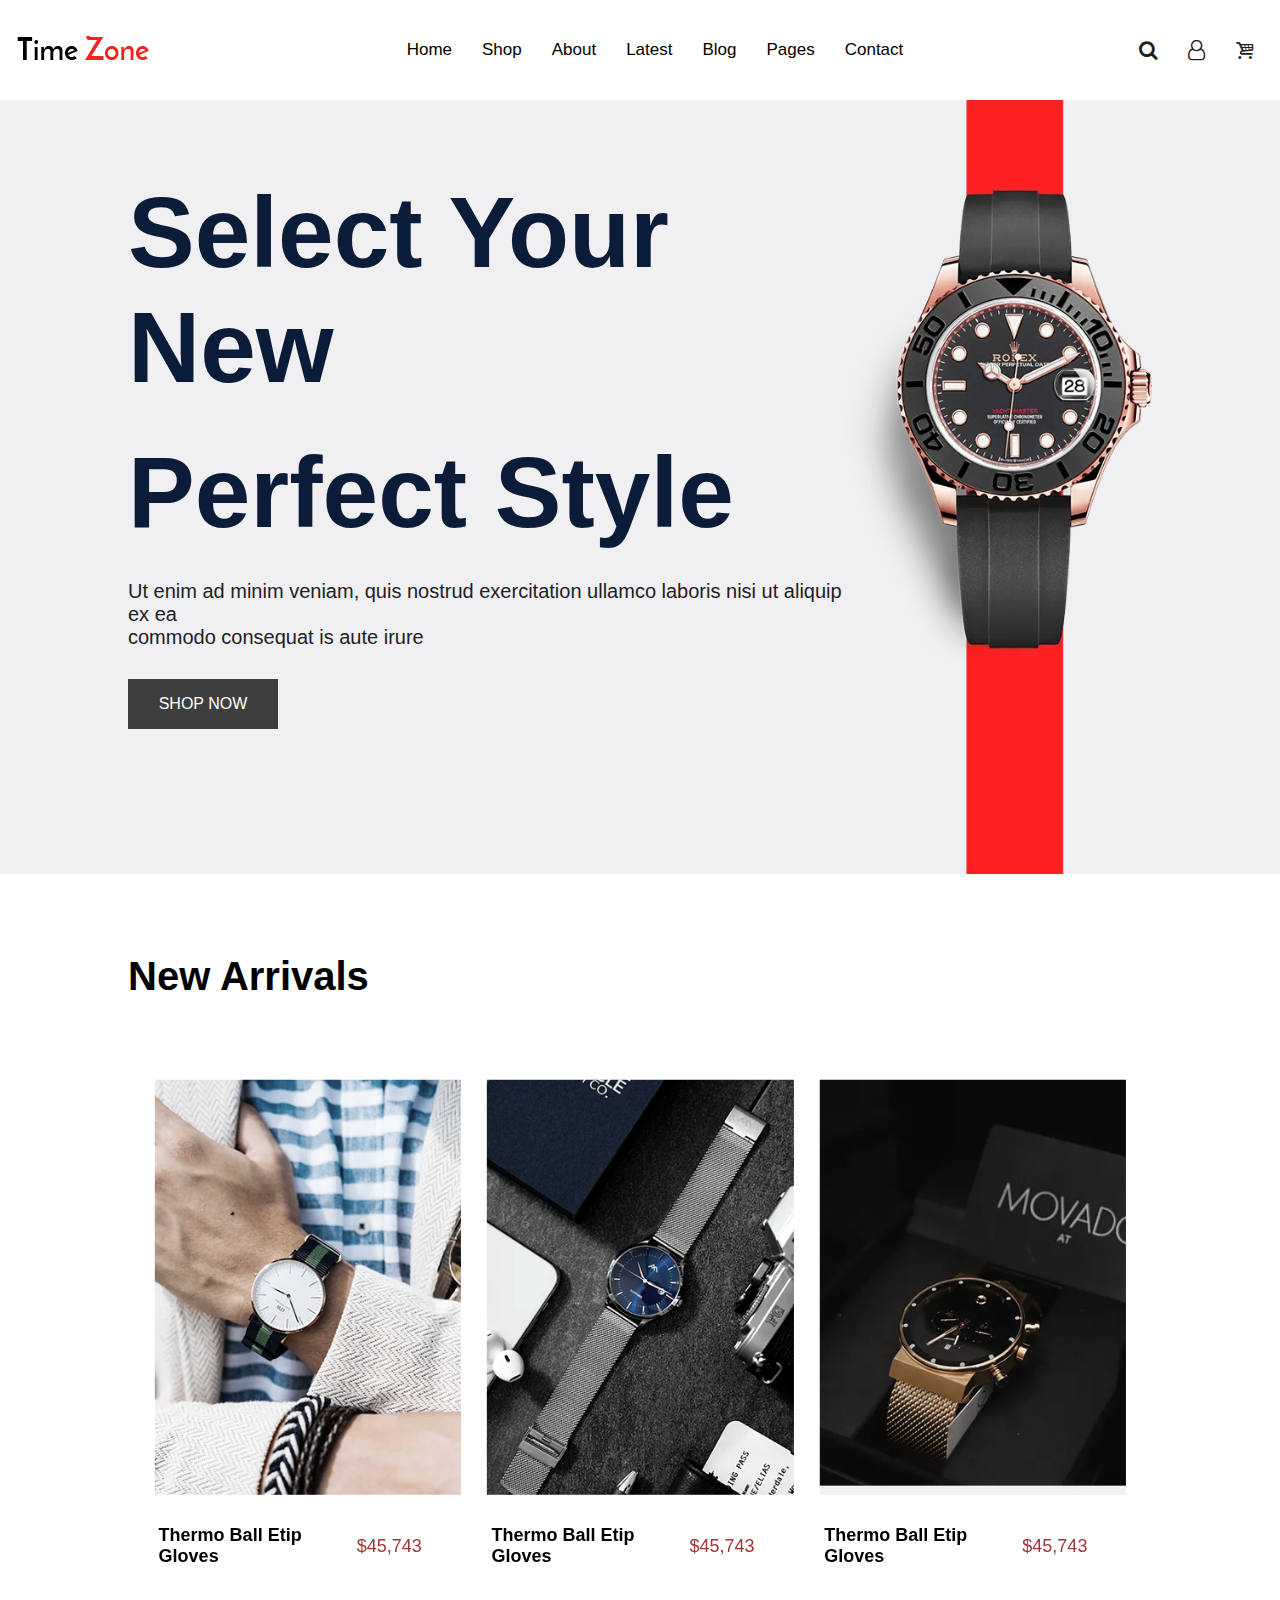
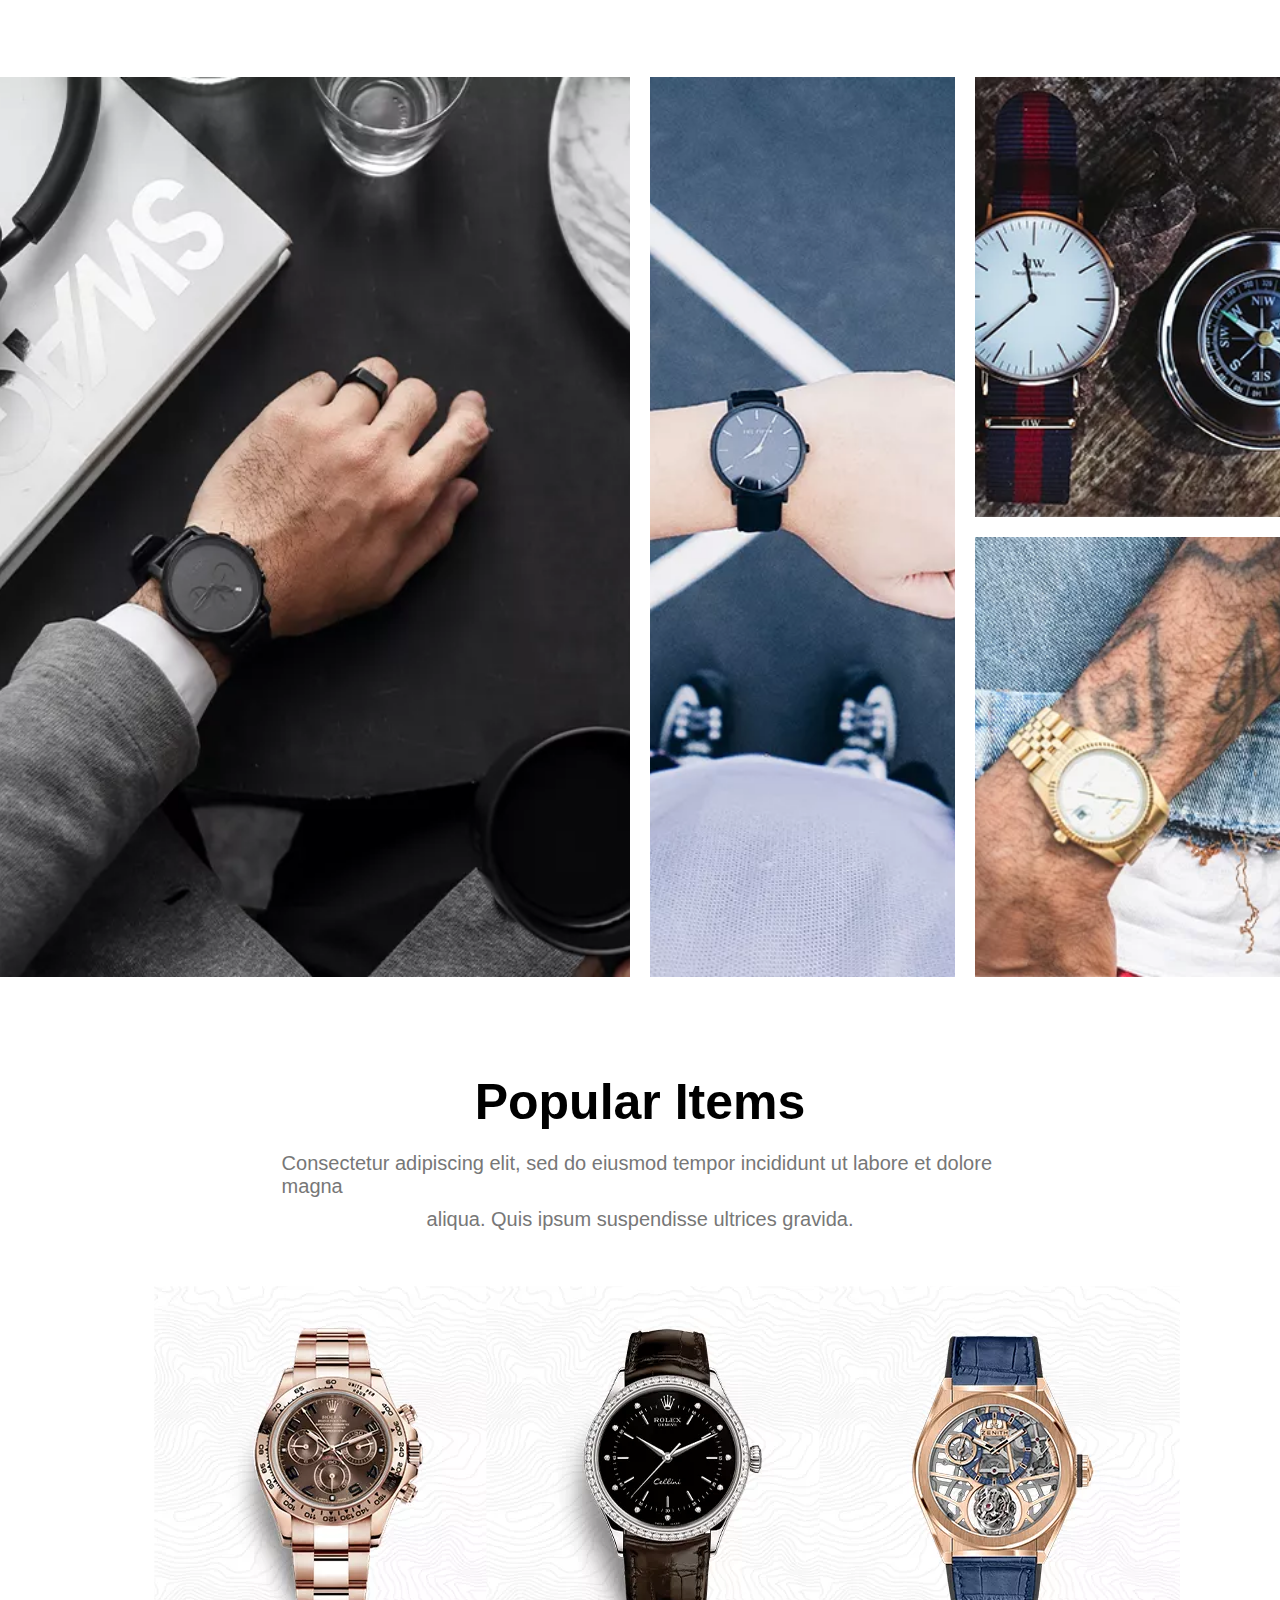
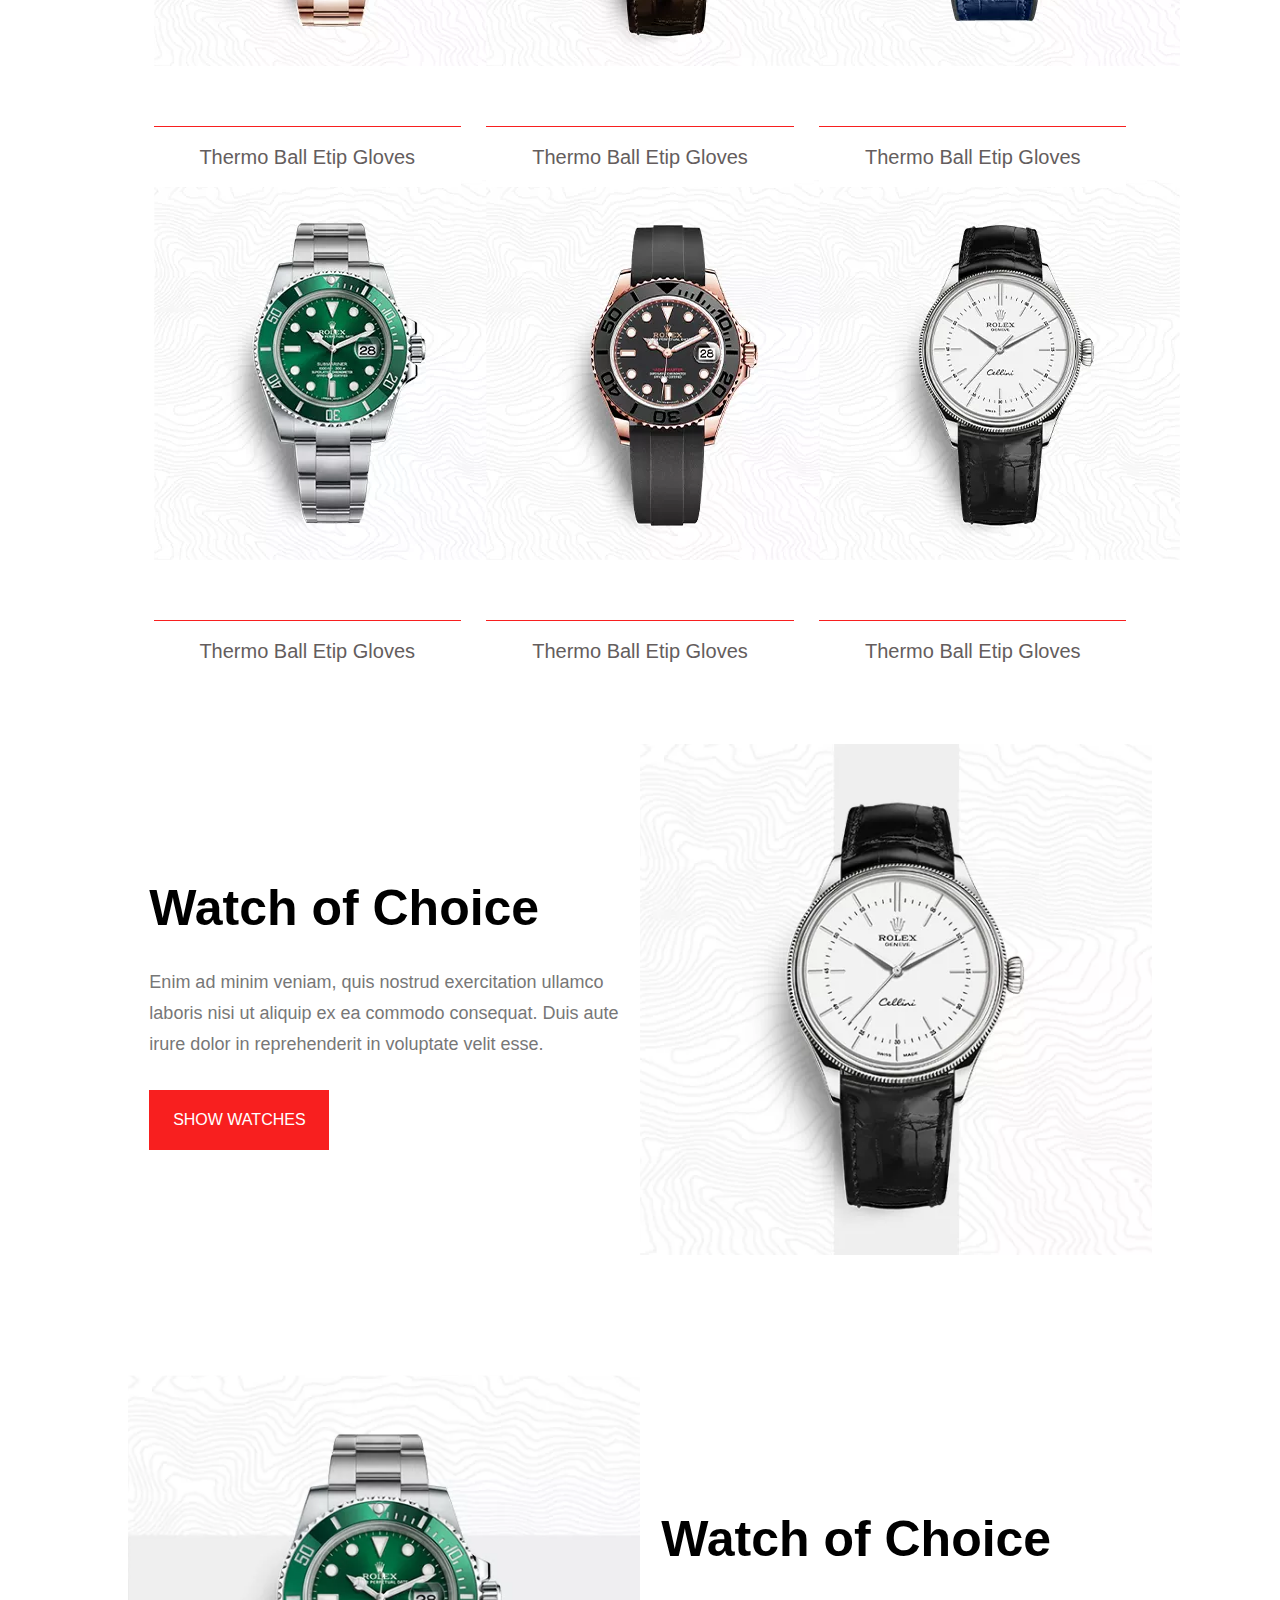
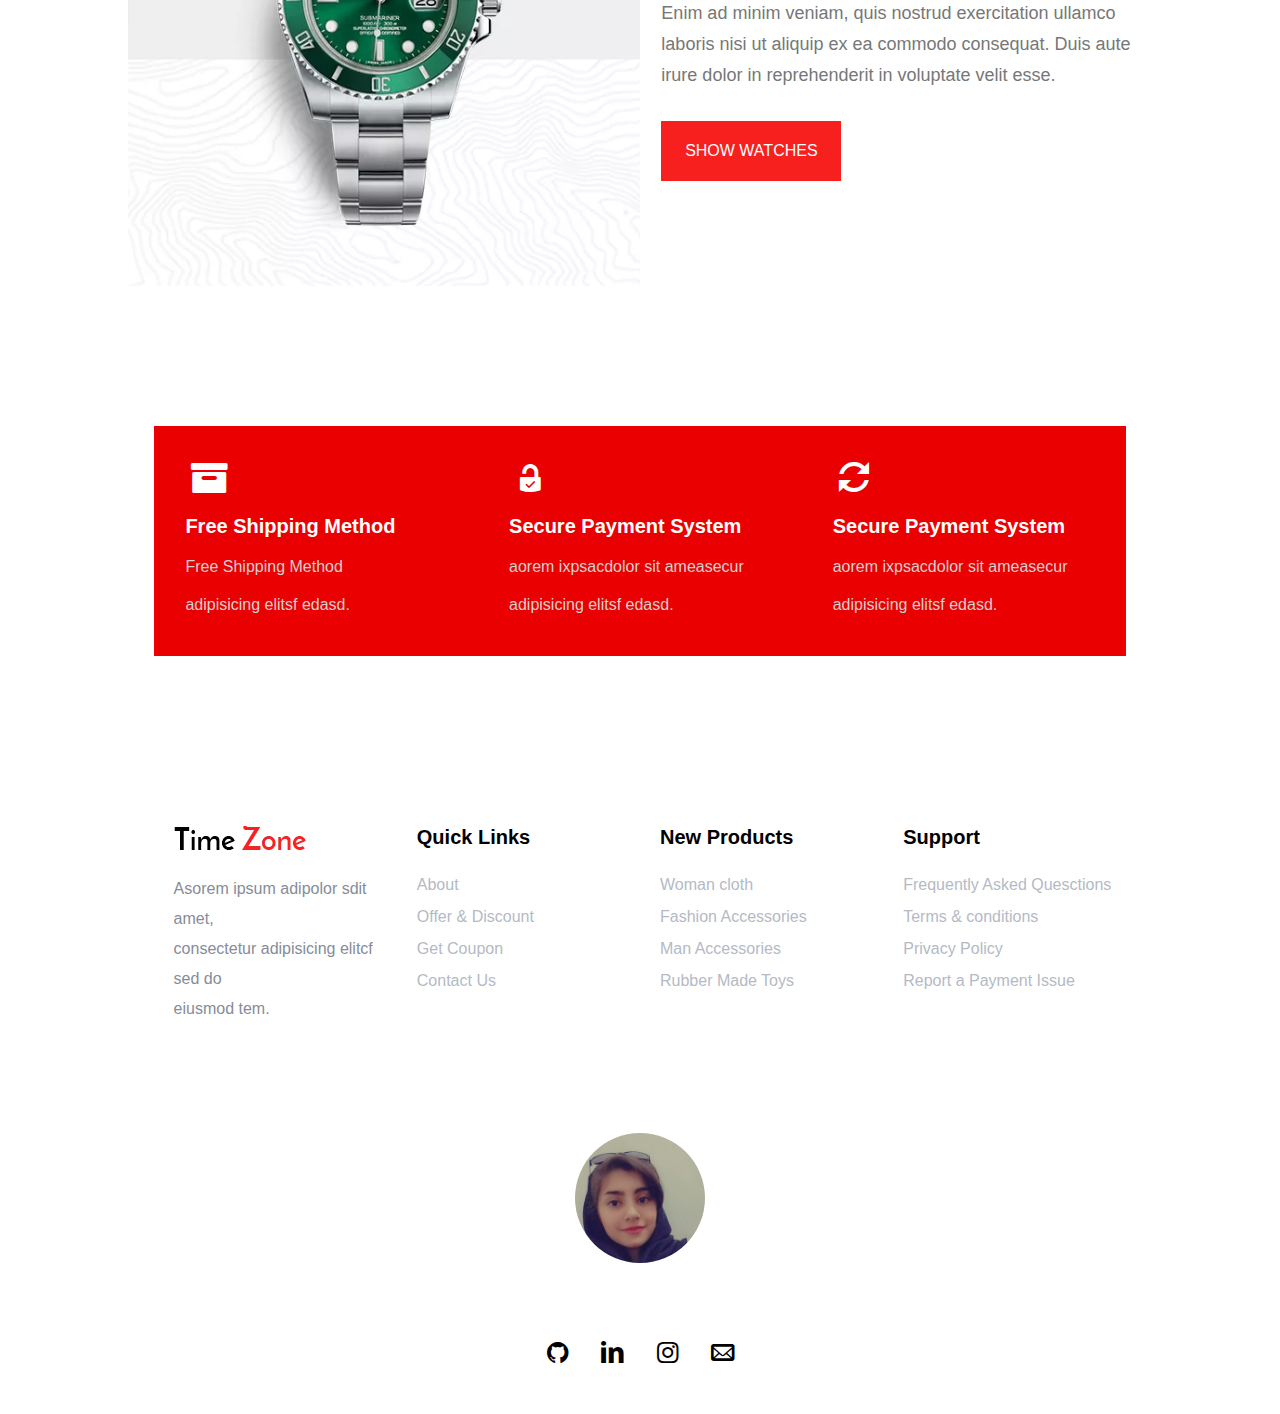
<file: index.html>
<!DOCTYPE html>
<html lang="en">

<head>
    <meta charset="UTF-8">
    <meta http-equiv="X-UA-Compatible" content="IE=edge">
    <meta name="viewport" content="width=device-width, initial-scale=1.0">
    <title>Document</title>
    <link rel="stylesheet" href="style/master.css">
    <link rel="stylesheet" href="fontello-af4b378e/css/fontello.css">
</head>

<body>
    <main>
        <header>
            <div class="row">
                <div>
                    <a href=""><img src="img/logo.png.webp" alt=""></a>
                </div>
                <nav>
                    <ul class="row">
                        <li><a href="">Home</a></li>
                        <li><a href="">Shop</a></li>
                        <li><a href="">About</a></li>
                        <li><a href="">Latest</a>
                            <ul>
                                <li><a href="">Product List</a></li>
                                <li><a href="">Product Details</a></li>
                            </ul>
                        </li>
                        <li><a href="">Blog</a>
                            <ul>
                                <li><a href="">Blog</a></li>
                                <li><a href="">Blog Details</a></li>
                            </ul>
                        </li>
                        <li><a href="">Pages</a>
                            <ul>
                                <li><a href="">Login</a></li>
                                <li><a href="">Cart</a></li>
                                <li><a href="">Element</a></li>
                                <li><a href="">Confirmation</a></li>
                                <li><a href="">Product Chechout</a></li>
                            </ul>
                        </li>
                        <li><a href="">Contact</a></li>
                    </ul>
                </nav>
                <div>
                    <a href=""><i class="icon-search"></i></a>
                    <a href=""><i class="icon-user-o"></i></a>
                    <a href=""><i class="icon-basket-1"></i></a>
                </div>
            </div>
        </header>
        <section class="slider1">
            <div class="row">
                <div>
                    <section>
                        <h1>Select Your New</h1>
                        <h1>Perfect Style</h1>
                        <p>Ut enim ad minim veniam, quis nostrud exercitation ullamco laboris nisi ut aliquip ex ea</p>
                        <p>commodo consequat is aute irure </p>
                        <a href="">
                            <p>SHOP NOW</p>
                        </a>
                    </section>
                </div>
                <div>
                    <figure><img src="img/watch.png.webp" alt=""></figure>
                </div>
            </div>
        </section>
        <section class="slider2">

            <h2>New Arrivals</h2>

        </section>
        <div class="slider3">
            <div class="row">
                <figure><img src="img/1.webp" alt="">
                    <figcaption>
                        <h4>Thermo Ball Etip Gloves</h4>
                        <p>$45,743</p>
                    </figcaption>
                </figure>
                <figure><img src="img/2.webp" alt="">
                    <figcaption>
                        <h4>Thermo Ball Etip Gloves</h4>
                        <p>$45,743</p>
                    </figcaption>
                </figure>
                <figure><img src="img/3.webp" alt="">
                    <figcaption>
                        <h4>Thermo Ball Etip Gloves</h4>
                        <p>$45,743</p>
                    </figcaption>
                </figure>

            </div>
        </div>
        <section class="slider4">
            <div class="container">
                <div><img src="img/a.webp" alt=""></div>
                <div><img src="img/b.webp" alt=""></div>
                <div><img src="img/c.webp" alt=""></div>
                <div><img src="img/d.webp" alt=""></div>
            </div>
        </section>
        <section class="slider5">
            <div class="row">
                <h2>Popular Items</h2>
                <p>Consectetur adipiscing elit, sed do eiusmod tempor incididunt ut labore et dolore magna</p>
                <p>aliqua. Quis ipsum suspendisse ultrices gravida.</p>
            </div>
        </section>
        <section class="slider6">
            <div class="row">
                <figure><img src="img/popular1.png.webp" alt="">
                    <figcaption><a href="">Add to cart</a></figcaption>
                </figure>
                <figure><img src="img/popular2.png.webp" alt="">
                    <figcaption><a href="">Add to cart</a></figcaption>
                </figure>
                <figure><img src="img/popular3.png.webp" alt="">
                    <figcaption><a href="">Add to cart</a></figcaption>
                </figure>
                <figure><img src="img/popular4.png.webp" alt="">
                    <figcaption><a href="">Add to cart</a></figcaption>
                </figure>
                <figure><img src="img/popular5.png.webp" alt="">
                    <figcaption><a href="">Add to cart</a></figcaption>
                </figure>
                <figure><img src="img/popular6.png.webp" alt="">
                    <figcaption><a href="">Add to cart</a></figcaption>
                </figure>
            </div>
        </section>
        <section class="slider7">
            <div class="row">
                <div>
                    <section>
                        <h2>Watch of Choice</h2>
                        <p>Enim ad minim veniam, quis nostrud exercitation ullamco</p>
                        <p>laboris nisi ut aliquip ex ea commodo consequat. Duis aute</p>
                        <p>irure dolor in reprehenderit in voluptate velit esse.</p>

                        <a href="">
                            <p>SHOW WATCHES</p>
                        </a>
                    </section>

                </div>
                <div>
                    <figure><img src="img/choce_watch1.png.webp" alt=""></figure>
                </div>
            </div>
        </section>
        <section class="slider8">
            <div class="row">
                <div>
                    <figure><img src="img/choce_watch2.png.webp" alt=""></figure>
                </div>
                <div>
                    <section>
                        <h2>Watch of Choice</h2>
                        <p>Enim ad minim veniam, quis nostrud exercitation ullamco</p>
                        <p>laboris nisi ut aliquip ex ea commodo consequat. Duis aute</p>
                        <p>irure dolor in reprehenderit in voluptate velit esse.</p>

                        <a href="">
                            <p>SHOW WATCHES</p>
                        </a>
                    </section>

                </div>
            </div>
        </section>
        <section class="slider9">
            <div class="row">
                <section>
                    <div>
                        <i class="icon-archive"></i>
                        <h5>Free Shipping Method</h5>
                        <p>Free Shipping Method</p>
                        <p>adipisicing elitsf edasd.</p>
                    </div>
                    <div>
                        <i class=" icon-lock-open-alt"></i>
                        <h5>Secure Payment System</h5>
                        <p>aorem ixpsacdolor sit ameasecur</p>
                        <p>adipisicing elitsf edasd.</p>
                    </div>
                    <div>
                        <i class="icon-arrows-cw"></i>
                        <h5>Secure Payment System</h5>
                        <p>aorem ixpsacdolor sit ameasecur</p>
                        <p>adipisicing elitsf edasd.</p>
                    </div>
                </section>
            </div>
        </section>
        <section class="slider10">
            <div class="row">
                <div>
                    <a href=""><img src="img/logo.png.webp" alt=""></a>
                    <p>Asorem ipsum adipolor sdit amet,</p>
                    <p>consectetur adipisicing elitcf sed do</p>
                    <p>eiusmod tem. </p>
                </div>
                <div>
                    <h5>Quick Links</h5>
                    <a href="">About</a>
                    <a href="">Offer & Discount</a>
                    <a href="">Get Coupon</a>
                    <a href="">Contact Us</a>
                </div>
                <div>
                    <h5>New Products</h5>
                    <a href="">Woman cloth</a>
                    <a href="">Fashion Accessories</a>
                    <a href="">Man Accessories</a>
                    <a href="">Rubber Made Toys</a>
                </div>
                <div>
                    <h5>Support</h5>
                    <a href="">Frequently Asked Quesctions</a>
                    <a href="">Terms & conditions</a>
                    <a href="">Privacy Policy</a>
                    <a href="">Report a Payment Issue</a>
                </div>
            </div>
        </section>
        <footer>
            <div class="row">
                <div>
                    <figure><img src="img/nasim.jpg" alt=""></figure>
                </div>
                <div>
                    <a href="https://github.com/Nasim1380p"> <i class="icon-github-circled"></i></a>
                    <a href="https://www.linkedin.com/in/nasim-pirghollo-a783952a9/"><i class="icon-linkedin"></i></a>

                    <a href="https://www.instagram.com/nasim_pirghollo_web?igsh=ZTM4ZDRiNzUwMw=="><i
                            class="c icon-instagram-1"></i></a>
                    <a href="nasimpirqllw@gmail.com"><i class="icon-mail"></i></a>
                </div>
            </div>
        </footer>
    </main>
</body>

</html>
</file>
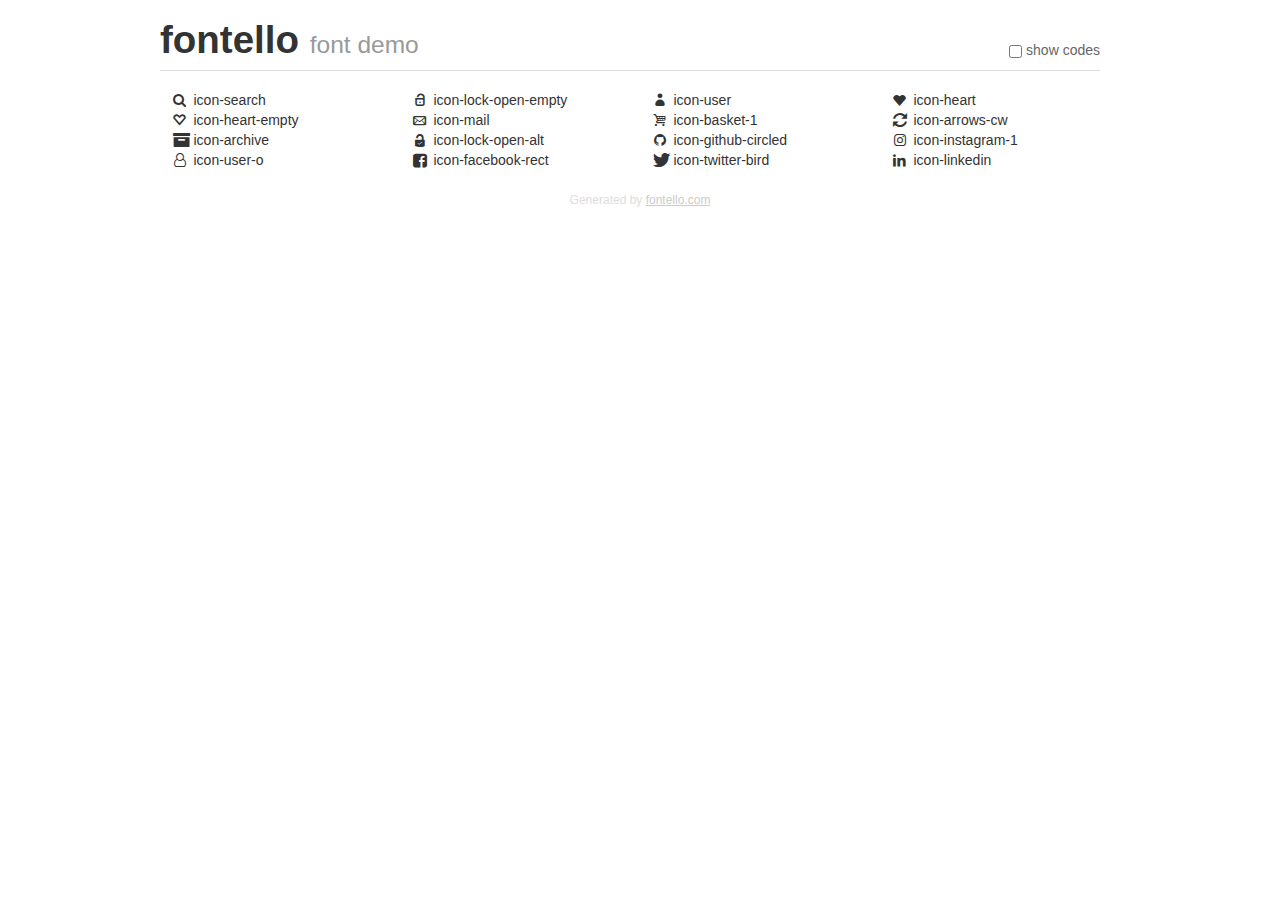
<file: fontello-af4b378e/demo.html>
<!DOCTYPE html>
<html>
  <head>
  <!--[if lt IE 9]><script language="javascript" type="text/javascript" src="//html5shim.googlecode.com/svn/trunk/html5.js"></script><![endif]-->
  <meta charset="UTF-8">
  <style>
    html {
      font-size: 100%;
      -webkit-text-size-adjust: 100%;
      -ms-text-size-adjust: 100%;
    }
    a:focus {
      outline: thin dotted #333;
      outline: 5px auto -webkit-focus-ring-color;
      outline-offset: -2px;
    }
    a:hover,
    a:active {
      outline: 0;
    }
    input {
      margin: 0;
      font-size: 100%;
      vertical-align: middle;
      *overflow: visible;
      line-height: normal;
    }
    input::-moz-focus-inner {
      padding: 0;
      border: 0;
    }
    body {
      margin: 0;
      font-family: "Helvetica Neue", Helvetica, Arial, sans-serif;
      font-size: 14px;
      line-height: 20px;
      color: #333;
      background-color: #fff;
    }
    a {
      color: #08c;
      text-decoration: none;
    }
    a:hover {
      color: #005580;
      text-decoration: underline;
    }
    .row {
      margin-left: -20px;
      *zoom: 1;
    }
    .row:before,
    .row:after {
      display: table;
      content: "";
      line-height: 0;
    }
    .row:after {
      clear: both;
    }
    .span3 {
      float: left;
      min-height: 1px;
      margin-left: 20px;
      width: 220px;
    }
    .container {
      width: 940px;
      margin-right: auto;
      margin-left: auto;
      *zoom: 1;
    }
    .container:before,
    .container:after {
      display: table;
      content: "";
      line-height: 0;
    }
    .container:after {
      clear: both;
    }
    small {
      font-size: 85%;
    }
    h1 {
      margin: 10px 0;
      font-family: inherit;
      font-weight: bold;
      line-height: 20px;
      color: inherit;
      text-rendering: optimizelegibility;
      line-height: 40px;
      font-size: 38.5px;
    }
    h1 small {
      font-weight: normal;
      line-height: 1;
      color: #999;
      font-size: 24.5px;
    }

    body {
      margin-top: 90px;
    }
    .header {
      position: fixed;
      top: 0;
      left: 50%;
      margin-left: -480px;
      background-color: #fff;
      border-bottom: 1px solid #ddd;
      padding-top: 10px;
      z-index: 10;
    }
    .footer {
      color: #ddd;
      font-size: 12px;
      text-align: center;
      margin-top: 20px;
    }
    .footer a {
      color: #ccc;
      text-decoration: underline;
    }
    .the-icons {
      font-size: 14px;
      line-height: 24px;
    }
    .switch {
      position: absolute;
      right: 0;
      bottom: 10px;
      color: #666;
    }
    .switch input {
      margin-right: 0.3em;
    }
    .codesOn .i-name {
      display: none;
    }
    .codesOn .i-code {
      display: inline;
    }
    .i-code {
      display: none;
    }
    @font-face {
      font-family: 'fontello';
      src: url('./font/fontello.eot?37478940');
      src: url('./font/fontello.eot?37478940#iefix') format('embedded-opentype'),
           url('./font/fontello.woff?37478940') format('woff'),
           url('./font/fontello.ttf?37478940') format('truetype'),
           url('./font/fontello.svg?37478940#fontello') format('svg');
      font-weight: normal;
      font-style: normal;
    }
    .demo-icon {
      font-family: "fontello";
      font-style: normal;
      font-weight: normal;
      speak: never;
     
      display: inline-block;
      text-decoration: inherit;
      width: 1em;
      margin-right: .2em;
      text-align: center;
      /* opacity: .8; */
     
      /* For safety - reset parent styles, that can break glyph codes*/
      font-variant: normal;
      text-transform: none;
     
      /* fix buttons height, for twitter bootstrap */
      line-height: 1em;
     
      /* Animation center compensation - margins should be symmetric */
      /* remove if not needed */
      margin-left: .2em;
     
      /* You can be more comfortable with increased icons size */
      /* font-size: 120%; */
     
      /* Font smoothing. That was taken from TWBS */
      -webkit-font-smoothing: antialiased;
      -moz-osx-font-smoothing: grayscale;
     
      /* Uncomment for 3D effect */
      /* text-shadow: 1px 1px 1px rgba(127, 127, 127, 0.3); */
    }
    </style>
    <link rel="stylesheet" href="css/animation.css"><!--[if IE 7]><link rel="stylesheet" href="css/" + font.fontname + "-ie7.css"><![endif]-->
    <script>
      function toggleCodes(on) {
        var obj = document.getElementById('icons');
      
        if (on) {
          obj.className += ' codesOn';
        } else {
          obj.className = obj.className.replace(' codesOn', '');
        }
      }
    </script>
  </head>
  <body>
    <div class="container header">
      <h1>fontello <small>font demo</small></h1>
      <label class="switch">
        <input type="checkbox" onclick="toggleCodes(this.checked)">show codes
      </label>
    </div>
    <div class="container" id="icons">
      <div class="row">
        <div class="span3" title="Code: 0xe800">
          <i class="demo-icon icon-search">&#xe800;</i> <span class="i-name">icon-search</span><span class="i-code">0xe800</span>
        </div>
        <div class="span3" title="Code: 0xe801">
          <i class="demo-icon icon-lock-open-empty">&#xe801;</i> <span class="i-name">icon-lock-open-empty</span><span class="i-code">0xe801</span>
        </div>
        <div class="span3" title="Code: 0xe802">
          <i class="demo-icon icon-user">&#xe802;</i> <span class="i-name">icon-user</span><span class="i-code">0xe802</span>
        </div>
        <div class="span3" title="Code: 0xe803">
          <i class="demo-icon icon-heart">&#xe803;</i> <span class="i-name">icon-heart</span><span class="i-code">0xe803</span>
        </div>
      </div>
      <div class="row">
        <div class="span3" title="Code: 0xe804">
          <i class="demo-icon icon-heart-empty">&#xe804;</i> <span class="i-name">icon-heart-empty</span><span class="i-code">0xe804</span>
        </div>
        <div class="span3" title="Code: 0xe805">
          <i class="demo-icon icon-mail">&#xe805;</i> <span class="i-name">icon-mail</span><span class="i-code">0xe805</span>
        </div>
        <div class="span3" title="Code: 0xe806">
          <i class="demo-icon icon-basket-1">&#xe806;</i> <span class="i-name">icon-basket-1</span><span class="i-code">0xe806</span>
        </div>
        <div class="span3" title="Code: 0xe807">
          <i class="demo-icon icon-arrows-cw">&#xe807;</i> <span class="i-name">icon-arrows-cw</span><span class="i-code">0xe807</span>
        </div>
      </div>
      <div class="row">
        <div class="span3" title="Code: 0xe808">
          <i class="demo-icon icon-archive">&#xe808;</i> <span class="i-name">icon-archive</span><span class="i-code">0xe808</span>
        </div>
        <div class="span3" title="Code: 0xf075">
          <i class="demo-icon icon-lock-open-alt">&#xf075;</i> <span class="i-name">icon-lock-open-alt</span><span class="i-code">0xf075</span>
        </div>
        <div class="span3" title="Code: 0xf09b">
          <i class="demo-icon icon-github-circled">&#xf09b;</i> <span class="i-name">icon-github-circled</span><span class="i-code">0xf09b</span>
        </div>
        <div class="span3" title="Code: 0xf16d">
          <i class="demo-icon icon-instagram-1">&#xf16d;</i> <span class="i-name">icon-instagram-1</span><span class="i-code">0xf16d</span>
        </div>
      </div>
      <div class="row">
        <div class="span3" title="Code: 0xf2c0">
          <i class="demo-icon icon-user-o">&#xf2c0;</i> <span class="i-name">icon-user-o</span><span class="i-code">0xf2c0</span>
        </div>
        <div class="span3" title="Code: 0xf301">
          <i class="demo-icon icon-facebook-rect">&#xf301;</i> <span class="i-name">icon-facebook-rect</span><span class="i-code">0xf301</span>
        </div>
        <div class="span3" title="Code: 0xf303">
          <i class="demo-icon icon-twitter-bird">&#xf303;</i> <span class="i-name">icon-twitter-bird</span><span class="i-code">0xf303</span>
        </div>
        <div class="span3" title="Code: 0xf318">
          <i class="demo-icon icon-linkedin">&#xf318;</i> <span class="i-name">icon-linkedin</span><span class="i-code">0xf318</span>
        </div>
      </div>
    </div>
    <div class="container footer">Generated by <a href="https://fontello.com">fontello.com</a></div>
  </body>
</html>
</file>
<file: style/master.css>
* {
  margin: 0;
  padding: 0;
  box-sizing: border-box;
}

.row {
  display: flex;
  flex-wrap: wrap;
  width: 100%;
}

a {
  text-decoration: none;
}

li {
  list-style-type: none;
}

main {
  width: 100%;
  height: auto;
  font-family: Arial, "Helvetica Neue", Helvetica, sans-serif;
}
main > header {
  width: 100%;
  height: 100px;
  background-color: white;
  position: fixed;
  display: flex;
  justify-content: center;
  z-index: 100;
}
main > header > .row {
  width: 100%;
  height: 100%;
}
main > header > .row > * {
  height: 100%;
}
main > header > .row > div:first-of-type {
  width: 13%;
  display: flex;
  justify-content: center;
  align-items: center;
}
main > header > .row > div:last-of-type {
  width: 13%;
  display: flex;
  justify-content: center;
  align-items: center;
}
main > header > .row > div:last-of-type > a > i {
  font-size: 20px;
  color: rgba(0, 0, 0, 0.9);
  padding: 10px;
}
main > header > .row > div:last-of-type > a > i:hover {
  color: #f81f1f;
}
main > header > .row > nav {
  width: 74%;
  margin-top: 40px;
}
main > header > .row > nav > ul {
  display: flex;
  flex-wrap: wrap;
  justify-content: center;
  align-items: center;
}
main > header > .row > nav > ul > li {
  height: 100%;
  position: relative;
}
main > header > .row > nav > ul > li:hover > ul {
  opacity: 1;
}
main > header > .row > nav > ul > li > a {
  height: 100%;
  width: 100%;
  font-size: 17px;
  padding-left: 30px;
  color: black;
  display: flex;
  justify-content: center;
  align-items: center;
}
main > header > .row > nav > ul > li > a:hover {
  color: #f81f1f;
}
main > header > .row > nav > ul > li > ul {
  z-index: 10;
  opacity: 0;
  overflow: hidden;
  flex-wrap: wrap;
  width: 200%;
  background-color: white;
  transition: 0.4s;
  position: absolute;
  left: 0;
  border-top: 3px solid #f81f1f;
  border-radius: 5px 5px 0 0;
  box-shadow: 0 0 3px 3px rgba(220, 220, 220, 0.827);
  margin-top: 35px;
}
main > header > .row > nav > ul > li > ul > li {
  width: 100%;
  display: flex;
  align-items: center;
}
main > header > .row > nav > ul > li > ul > li > a {
  color: black;
  font-size: 16px;
  padding: 10px;
}
main > header > .row > nav > ul > li > ul > li > a:hover {
  color: #f81f1f;
}
main > .slider1 {
  width: 100%;
  background-color: #f0f0f2;
}
main > .slider1 > .row {
  width: 100%;
  height: 100%;
  padding-left: 10%;
  padding-right: 10%;
}
main > .slider1 > .row > div:first-of-type {
  width: 70%;
  display: flex;
  justify-content: center;
  align-items: center;
}
main > .slider1 > .row > div:first-of-type > section > h1 {
  font-size: 100px;
  margin: 30px 0;
  color: #0b1c39;
}
main > .slider1 > .row > div:first-of-type > section > p {
  font-size: 20px;
  color: #212025;
}
main > .slider1 > .row > div:first-of-type > section > a {
  display: flex;
  justify-content: center;
  align-items: center;
  margin-top: 30px;
  width: 150px;
  height: 50px;
  background-color: rgb(63, 62, 62);
  position: relative;
}
main > .slider1 > .row > div:first-of-type > section > a:hover::before {
  width: 100%;
  height: 100%;
}
main > .slider1 > .row > div:first-of-type > section > a::before {
  display: flex;
  content: "";
  width: 0%;
  background-color: #f81f1f;
  position: absolute;
  top: 0;
  left: 0;
  transition: 1s;
}
main > .slider1 > .row > div:first-of-type > section > a > p {
  font-size: 16px;
  color: white;
  z-index: 10;
}
main > .slider1 > .row > div:last-of-type {
  width: 30%;
}
main > .slider1 > .row > div:last-of-type > figure {
  width: 100%;
  height: 100%;
}
main > .slider1 > .row > div:last-of-type > figure > img {
  width: 100%;
  height: 100%;
  -o-object-fit: cover;
     object-fit: cover;
}
main > .slider2 {
  width: 100%;
  margin-top: 80px;
}
main > .slider2 > h2 {
  font-size: 40px;
  margin-left: 10%;
}
main > .slider3 {
  width: 100%;
  margin-top: 80px;
  padding-left: 10%;
  padding-right: 10%;
}
main > .slider3 > .row {
  width: 100%;
  height: 100%;
  justify-content: space-evenly;
}
main > .slider3 > .row > figure {
  width: 30%;
  height: 100%;
  display: flex;
  flex-wrap: wrap;
  transition: 0.4s;
  filter: grayscale(50%);
}
main > .slider3 > .row > figure:hover {
  filter: grayscale(0%);
  transform: scale(103%);
}
main > .slider3 > .row > figure > img {
  width: 100%;
  height: 60%;
  -o-object-fit: cover;
     object-fit: cover;
}
main > .slider3 > .row > figure > figcaption {
  width: 100%;
  height: 40%;
  display: flex;
  align-items: center;
  padding: 0 5px;
  text-transform: capitalize;
  background-color: white;
  font-size: 18px;
  margin: 30px 0;
}
main > .slider3 > .row > figure > figcaption > h4 {
  width: 100%;
}
main > .slider3 > .row > figure > figcaption > p {
  width: 50%;
  color: #f81f1f;
}
main > .slider4 {
  width: 100%;
  margin: 80px 0;
}
main > .slider4 > .container {
  width: 100%;
  height: 100vh;
  background-color: white;
  display: grid;
  grid-template-columns: repeat(4, 1fr);
  grid-template-rows: repeat(2, 1fr);
  gap: 20px;
  overflow: hidden;
}
main > .slider4 > .container > div {
  overflow: hidden;
  transition: 0.4s;
  filter: grayscale(0%);
}
main > .slider4 > .container > div:hover {
  filter: grayscale(60%);
  transform: scale(98%);
}
main > .slider4 > .container > div > img {
  width: 100%;
  height: 100%;
  -o-object-fit: cover;
     object-fit: cover;
}
main > .slider4 > .container > div:nth-of-type(1) {
  grid-row: 1/span 2;
  grid-column: 1/span 2;
}
main > .slider4 > .container > div:nth-of-type(2) {
  grid-row: 1/span 2;
}
main > .slider5 {
  width: 100%;
  display: flex;
  justify-content: center;
  align-items: center;
}
main > .slider5 > .row {
  width: 100%;
  height: 100%;
  padding-left: 22%;
  padding-right: 22%;
  display: flex;
  align-items: center;
  justify-content: center;
}
main > .slider5 > .row > h2 {
  font-size: 50px;
  line-height: 90px;
}
main > .slider5 > .row > p {
  font-size: 20px;
  padding: 5px 0;
  color: #777;
}
main > .slider6 {
  width: 100%;
  padding-left: 10%;
  padding-right: 10%;
}
main > .slider6 > .row {
  width: 100%;
  height: 100%;
  justify-content: space-evenly;
}
main > .slider6 > .row > figure {
  width: 30%;
  height: 100%;
  display: flex;
  flex-wrap: wrap;
  border-bottom: 4px solid #f81f1f;
  transition: 1s;
  padding-top: 50px;
  position: relative;
}
main > .slider6 > .row > figure::after {
  z-index: 10;
  display: flex;
  justify-content: center;
  align-items: center;
  content: "Thermo Ball Etip Gloves";
  color: #645d5d;
  width: 100%;
  height: 60px;
  background-color: white;
  position: absolute;
  left: 0;
  bottom: -61px;
  font-size: 20px;
}
main > .slider6 > .row > figure:hover > figcaption {
  opacity: 1;
}
main > .slider6 > .row > figure > .img {
  width: 100%;
  height: 60%;
  -o-object-fit: cover;
     object-fit: cover;
}
main > .slider6 > .row > figure > figcaption {
  width: 100%;
  height: 40%;
  display: flex;
  align-items: center;
  justify-content: center;
  background-color: #f81f1f;
  padding: 20px 0;
  opacity: 0;
  transition: 1s;
}
main > .slider6 > .row > figure > figcaption > a {
  display: flex;
  justify-content: center;
  align-items: center;
  width: 100%;
  height: 100%;
  color: white;
  font-size: 17px;
}
main > .slider7 {
  width: 100%;
  margin-top: 120px;
}
main > .slider7 > .row {
  width: 100%;
  padding-left: 10%;
  padding-right: 10%;
}
main > .slider7 > .row > div:first-of-type {
  width: 50%;
  display: flex;
  justify-content: center;
  align-items: center;
}
main > .slider7 > .row > div:first-of-type > section > h2 {
  font-size: 50px;
  margin: 30px 0;
}
main > .slider7 > .row > div:first-of-type > section > p {
  font-size: 18px;
  color: #777;
  padding: 5px 0;
}
main > .slider7 > .row > div:first-of-type > section > a {
  display: flex;
  justify-content: center;
  align-items: center;
  margin-top: 30px;
  width: 180px;
  height: 60px;
  background-color: #f81f1f;
  position: relative;
}
main > .slider7 > .row > div:first-of-type > section > a > p {
  z-index: 10;
  color: white;
}
main > .slider7 > .row > div:first-of-type > section > a:hover::before {
  width: 100%;
  height: 100%;
}
main > .slider7 > .row > div:first-of-type > section > a::before {
  display: flex;
  content: "";
  width: 0%;
  background-color: #645d5d;
  position: absolute;
  top: 0;
  left: 0;
  transition: 1s;
}
main > .slider7 > .row > div:last-of-type {
  width: 50%;
}
main > .slider7 > .row > div:last-of-type > figure {
  width: 100%;
  height: 100%;
}
main > .slider7 > .row > div:last-of-type > figure > img {
  width: 100%;
  height: 100%;
  -o-object-fit: cover;
     object-fit: cover;
}
main > .slider8 {
  width: 100%;
  margin-top: 120px;
}
main > .slider8 > .row {
  width: 100%;
  padding-left: 10%;
  padding-right: 10%;
}
main > .slider8 > .row > div:first-of-type {
  width: 50%;
}
main > .slider8 > .row > div:first-of-type > figure {
  width: 100%;
  height: 100%;
}
main > .slider8 > .row > div:first-of-type > figure > img {
  width: 100%;
  height: 100%;
  -o-object-fit: cover;
     object-fit: cover;
}
main > .slider8 > .row > div:last-of-type {
  width: 50%;
  display: flex;
  justify-content: center;
  align-items: center;
}
main > .slider8 > .row > div:last-of-type > section > h2 {
  font-size: 50px;
  margin: 30px 0;
}
main > .slider8 > .row > div:last-of-type > section > p {
  font-size: 18px;
  color: #777;
  padding: 5px 0;
}
main > .slider8 > .row > div:last-of-type > section > a {
  display: flex;
  justify-content: center;
  align-items: center;
  margin-top: 30px;
  width: 180px;
  height: 60px;
  background-color: #f81f1f;
  position: relative;
}
main > .slider8 > .row > div:last-of-type > section > a > p {
  z-index: 10;
  color: white;
}
main > .slider8 > .row > div:last-of-type > section > a:hover::before {
  width: 100%;
  height: 100%;
}
main > .slider8 > .row > div:last-of-type > section > a::before {
  display: flex;
  content: "";
  width: 0%;
  background-color: #645d5d;
  position: absolute;
  top: 0;
  left: 0;
  transition: 1s;
}
main > .slider9 {
  width: 100%;
  margin-top: 140px;
}
main > .slider9 > .row {
  width: 100%;
  height: 230px;
  padding-left: 12%;
  padding-right: 12%;
  background-color: white;
}
main > .slider9 > .row > section {
  width: 100%;
  height: 100%;
  background-color: #ea0000;
  display: flex;
  justify-content: space-evenly;
  align-items: center;
}
main > .slider9 > .row > section > div {
  width: 30%;
  height: 100%;
  margin-top: 70px;
  margin-left: 30px;
}
main > .slider9 > .row > section > div > * {
  color: white;
  margin: 20px 0;
}
main > .slider9 > .row > section > div > i {
  font-size: 30px;
}
main > .slider9 > .row > section > div > h5 {
  font-size: 20px;
}
main > .slider9 > .row > section > div > p {
  color: #d3d1d1;
  font-size: 16px;
}
main > .slider10 {
  width: 100%;
  margin-top: 150px;
}
main > .slider10 > .row {
  width: 100%;
  padding-left: 12%;
  padding-right: 12%;
  justify-content: space-evenly;
}
main > .slider10 > .row > div {
  width: 25%;
  height: 100%;
}
main > .slider10 > .row > div:nth-of-type(1) > a > img {
  -o-object-fit: cover;
     object-fit: cover;
  margin: 20px;
}
main > .slider10 > .row > div:nth-of-type(1) > p {
  line-height: 30px;
  color: #868c98;
  margin-left: 20px;
}
main > .slider10 > .row > div:nth-of-type(2) > h5, main > .slider10 > .row > div:nth-of-type(3) > h5, main > .slider10 > .row > div:nth-of-type(4) > h5 {
  font-size: 20px;
  margin: 20px;
}
main > .slider10 > .row > div:nth-of-type(2) > a, main > .slider10 > .row > div:nth-of-type(3) > a, main > .slider10 > .row > div:nth-of-type(4) > a {
  color: #b4bac5;
  line-height: 32px;
  margin-left: 20px;
  display: flex;
  transition: 1s;
}
main > .slider10 > .row > div:nth-of-type(2) > a:hover, main > .slider10 > .row > div:nth-of-type(3) > a:hover, main > .slider10 > .row > div:nth-of-type(4) > a:hover {
  color: #f81f1f;
  transform: translateX(10px);
}
main > footer {
  width: 100%;
  margin-top: 40px;
}
main > footer > .row {
  width: 100%;
  height: 350px;
  padding-left: 12%;
  padding-right: 12%;
}
main > footer > .row > div {
  display: flex;
  justify-content: center;
  align-items: center;
}
main > footer > .row > div:nth-of-type(1) {
  width: 100%;
  height: 65%;
}
main > footer > .row > div:nth-of-type(1) > figure {
  width: 130px;
  height: 130px;
  border-radius: 50%;
}
main > footer > .row > div:nth-of-type(1) > figure > img {
  margin-top: 20px;
  width: 100%;
  height: 100%;
  border-radius: 50%;
  -o-object-fit: cover;
     object-fit: cover;
}
main > footer > .row > div:nth-of-type(2) {
  width: 100%;
  height: 15%;
}
main > footer > .row > div:nth-of-type(2) > a {
  padding: 0 10px;
}
main > footer > .row > div:nth-of-type(2) > a:hover {
  transform: scale(1.3);
}
main > footer > .row > div:nth-of-type(2) > a > i {
  color: black;
  font-size: 25px;
  transition: 1s;
}
main > footer > .row > div:nth-of-type(2) > a > i:hover {
  color: #f81f1f;
}/*# sourceMappingURL=master.css.map */
</file>
<file: fontello-af4b378e/css/fontello.css>
@font-face {
  font-family: 'fontello';
  src: url('../font/fontello.eot?31631845');
  src: url('../font/fontello.eot?31631845#iefix') format('embedded-opentype'),
       url('../font/fontello.woff2?31631845') format('woff2'),
       url('../font/fontello.woff?31631845') format('woff'),
       url('../font/fontello.ttf?31631845') format('truetype'),
       url('../font/fontello.svg?31631845#fontello') format('svg');
  font-weight: normal;
  font-style: normal;
}
/* Chrome hack: SVG is rendered more smooth in Windozze. 100% magic, uncomment if you need it. */
/* Note, that will break hinting! In other OS-es font will be not as sharp as it could be */
/*
@media screen and (-webkit-min-device-pixel-ratio:0) {
  @font-face {
    font-family: 'fontello';
    src: url('../font/fontello.svg?31631845#fontello') format('svg');
  }
}
*/
[class^="icon-"]:before, [class*=" icon-"]:before {
  font-family: "fontello";
  font-style: normal;
  font-weight: normal;
  speak: never;

  display: inline-block;
  text-decoration: inherit;
  width: 1em;
  margin-right: .2em;
  text-align: center;
  /* opacity: .8; */

  /* For safety - reset parent styles, that can break glyph codes*/
  font-variant: normal;
  text-transform: none;

  /* fix buttons height, for twitter bootstrap */
  line-height: 1em;

  /* Animation center compensation - margins should be symmetric */
  /* remove if not needed */
  margin-left: .2em;

  /* you can be more comfortable with increased icons size */
  /* font-size: 120%; */

  /* Font smoothing. That was taken from TWBS */
  -webkit-font-smoothing: antialiased;
  -moz-osx-font-smoothing: grayscale;

  /* Uncomment for 3D effect */
  /* text-shadow: 1px 1px 1px rgba(127, 127, 127, 0.3); */
}

.icon-search:before { content: '\e800'; } /* '' */
.icon-lock-open-empty:before { content: '\e801'; } /* '' */
.icon-user:before { content: '\e802'; } /* '' */
.icon-heart:before { content: '\e803'; } /* '' */
.icon-heart-empty:before { content: '\e804'; } /* '' */
.icon-mail:before { content: '\e805'; } /* '' */
.icon-basket-1:before { content: '\e806'; } /* '' */
.icon-arrows-cw:before { content: '\e807'; } /* '' */
.icon-archive:before { content: '\e808'; } /* '' */
.icon-lock-open-alt:before { content: '\f075'; } /* '' */
.icon-github-circled:before { content: '\f09b'; } /* '' */
.icon-instagram-1:before { content: '\f16d'; } /* '' */
.icon-user-o:before { content: '\f2c0'; } /* '' */
.icon-facebook-rect:before { content: '\f301'; } /* '' */
.icon-twitter-bird:before { content: '\f303'; } /* '' */
.icon-linkedin:before { content: '\f318'; } /* '' */
</file>
<file: fontello-af4b378e/css/animation.css>
/*
   Animation example, for spinners
*/
.animate-spin {
  -moz-animation: spin 2s infinite linear;
  -o-animation: spin 2s infinite linear;
  -webkit-animation: spin 2s infinite linear;
  animation: spin 2s infinite linear;
  display: inline-block;
}
@-moz-keyframes spin {
  0% {
    -moz-transform: rotate(0deg);
    -o-transform: rotate(0deg);
    -webkit-transform: rotate(0deg);
    transform: rotate(0deg);
  }

  100% {
    -moz-transform: rotate(359deg);
    -o-transform: rotate(359deg);
    -webkit-transform: rotate(359deg);
    transform: rotate(359deg);
  }
}
@-webkit-keyframes spin {
  0% {
    -moz-transform: rotate(0deg);
    -o-transform: rotate(0deg);
    -webkit-transform: rotate(0deg);
    transform: rotate(0deg);
  }

  100% {
    -moz-transform: rotate(359deg);
    -o-transform: rotate(359deg);
    -webkit-transform: rotate(359deg);
    transform: rotate(359deg);
  }
}
@-o-keyframes spin {
  0% {
    -moz-transform: rotate(0deg);
    -o-transform: rotate(0deg);
    -webkit-transform: rotate(0deg);
    transform: rotate(0deg);
  }

  100% {
    -moz-transform: rotate(359deg);
    -o-transform: rotate(359deg);
    -webkit-transform: rotate(359deg);
    transform: rotate(359deg);
  }
}
@-ms-keyframes spin {
  0% {
    -moz-transform: rotate(0deg);
    -o-transform: rotate(0deg);
    -webkit-transform: rotate(0deg);
    transform: rotate(0deg);
  }

  100% {
    -moz-transform: rotate(359deg);
    -o-transform: rotate(359deg);
    -webkit-transform: rotate(359deg);
    transform: rotate(359deg);
  }
}
@keyframes spin {
  0% {
    -moz-transform: rotate(0deg);
    -o-transform: rotate(0deg);
    -webkit-transform: rotate(0deg);
    transform: rotate(0deg);
  }

  100% {
    -moz-transform: rotate(359deg);
    -o-transform: rotate(359deg);
    -webkit-transform: rotate(359deg);
    transform: rotate(359deg);
  }
}
</file>
